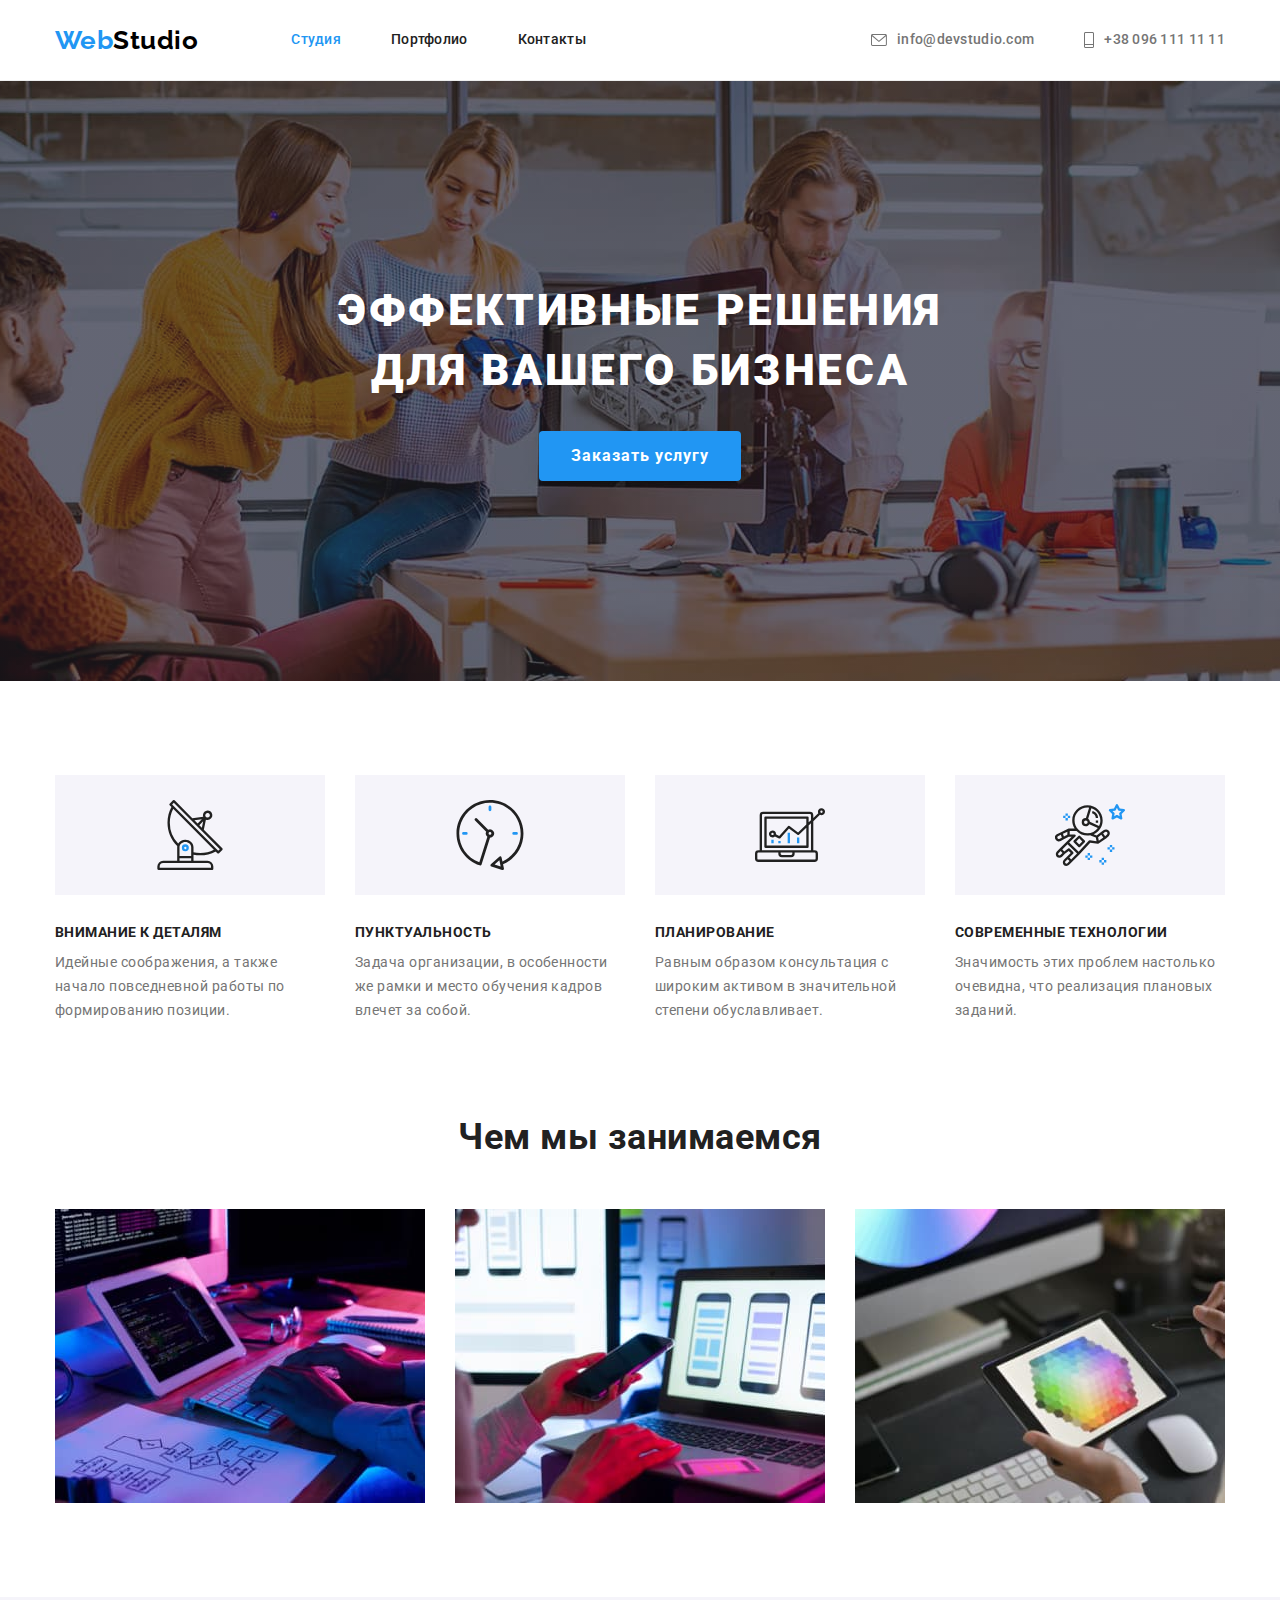
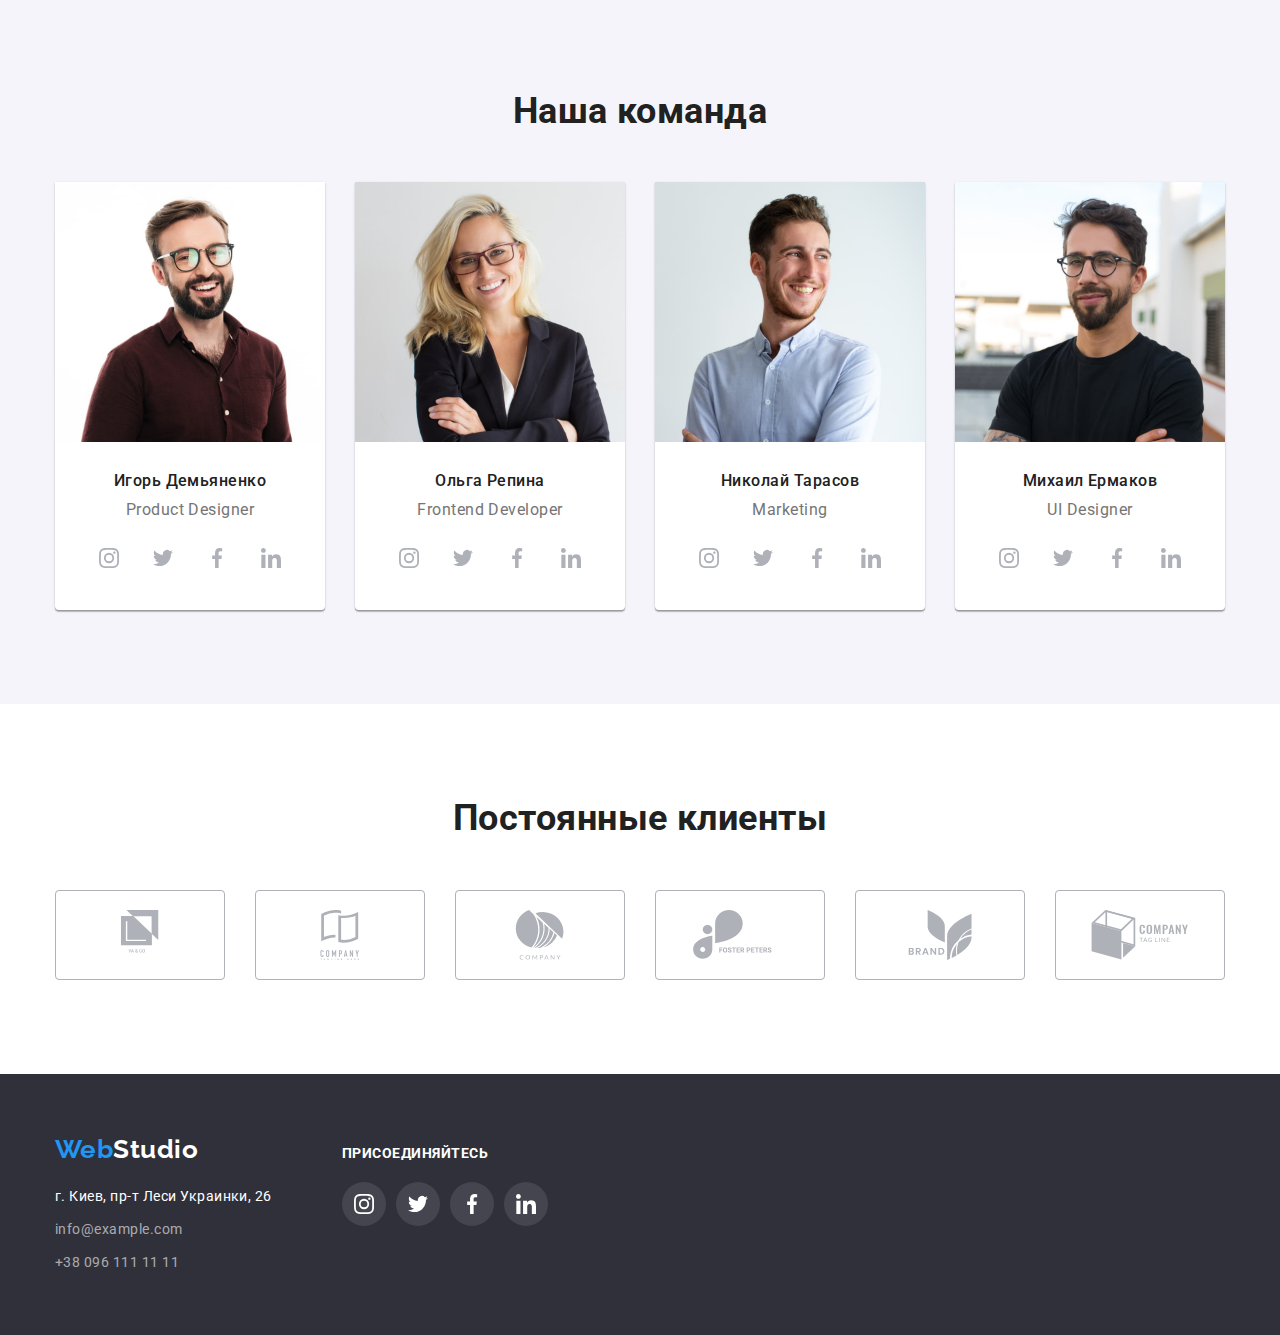
<file: index.html>
<!DOCTYPE html>
<html lang="ru">
  <head>
    <meta charset="UTF-8" />
    <meta name="viewport" content="width=device-width, initial-scale=1.0" />
    <title lang="en">Web Studio (Version 2.0)</title>
    <link rel="preconnect" href="https://fonts.gstatic.com" />
    <link
      href="https://fonts.googleapis.com/css2?family=Raleway:wght@700&family=Roboto:wght@400;500;700;900&display=swap"
      rel="stylesheet"
    />
    <link
      rel="stylesheet"
      href="https://cdnjs.cloudflare.com/ajax/libs/modern-normalize/1.0.0/modern-normalize.min.css"
    />
    <link rel="stylesheet" href="css/style.css" />
  </head>
  <body>
    <!-- ========== HEADER ========== -->
    <header class="header">
      <div class="container">
        <nav class="navigation">
          <a class="logo" href="index.html"
            ><span class="logo-segment">Web</span>Studio</a
          >
          <ul class="navigation-list">
            <li class="navigation-list-item">
              <a class="navigation-link current" href="index.html">Студия</a>
            </li>
            <li class="navigation-list-item">
              <a class="navigation-link" href="portfolio.html">Портфолио</a>
            </li>
            <li class="navigation-list-item">
              <a class="navigation-link" href="">Контакты</a>
            </li>
          </ul>
        </nav>
        <address class="header-address">
          <a class="header-address-link" href="mailto:info@devstudio.com">
            <svg class="address-icon" width="16" height="12">
              <use href="./icons/webstudio-sprite.svg#envelope"></use>
            </svg>
            info@devstudio.com</a
          >
          <a class="header-address-link" href="tel:+380961111111">
            <svg class="address-icon" width="10" height="16">
              <use href="./icons/webstudio-sprite.svg#phone"></use>
            </svg>
            +38 096 111 11 11
          </a>
        </address>
      </div>
    </header>

    <main>
      <!-- ========== HERO ========== -->

      <section class="hero">
        <h1 class="hero-title">Эффективные решения для вашего бизнеса</h1>
        <button class="hero-button" type="button">Заказать услугу</button>
      </section>

      <!-- ========== FEAUTURES ========== -->

      <section class="section features">
        <div class="container">
          <h2 class="visually-hidden">Особенности</h2>
          <ul class="features-list">
            <li class="features-list-item">
              <div class="features-icon-container">
                <svg class="features-icon" width="70" height="70">
                  <use
                    href="./icons/webstudio-sprite.svg#antenna"
                    width="70"
                    height="70"
                  ></use>
                </svg>
              </div>
              <h3 class="features-list-title">Внимание к деталям</h3>
              <p class="features-list-text">
                Идейные соображения, а также начало повседневной работы по
                формированию позиции.
              </p>
            </li>
            <li class="features-list-item">
              <div class="features-icon-container">
                <svg class="features-icon" width="70" height="70">
                  <use
                    href="./icons/webstudio-sprite.svg#clock"
                    width="70"
                    height="70"
                  ></use>
                </svg>
              </div>
              <h3 class="features-list-title">Пунктуальность</h3>
              <p class="features-list-text">
                Задача организации, в особенности же рамки и место обучения
                кадров влечет за собой.
              </p>
            </li>
            <li class="features-list-item">
              <div class="features-icon-container">
                <svg class="features-icon" width="70" height="70">
                  <use
                    href="./icons/webstudio-sprite.svg#diagram"
                    width="70"
                    height="70"
                  ></use>
                </svg>
              </div>
              <h3 class="features-list-title">Планирование</h3>
              <p class="features-list-text">
                Равным образом консультация с широким активом в значительной
                степени обуславливает.
              </p>
            </li>
            <li class="features-list-item">
              <div class="features-icon-container">
                <svg class="features-icon" width="70" height="70">
                  <use href="./icons/webstudio-sprite.svg#astronaut"></use>
                </svg>
              </div>
              <h3 class="features-list-title">Современные технологии</h3>
              <p class="features-list-text">
                Значимость этих проблем настолько очевидна, что реализация
                плановых заданий.
              </p>
            </li>
          </ul>
        </div>
      </section>

      <!-- ========== SERVICES ========== -->

      <section class="section services">
        <div class="container">
          <h3 class="services-title">Чем мы занимаемся</h3>
          <ul class="services-list">
            <li class="services-list-item">
              <img
                class="services-img"
                src="./images/img.jpg"
                width="370"
                height="294"
                alt="Человек печатает на клавиатуре"
              />
            </li>
            <li class="services-list-item">
              <img
                class="services-img"
                src="./images/img2.jpg"
                width="370"
                height="294"
                alt="Человек смотрит в телефон, сидя за ноутбуком"
              />
            </li>
            <li class="services-list-item">
              <img
                class="services-img"
                src="./images/img3.jpg"
                width="370"
                height="294"
                alt="Человек рисует на планшете"
              />
            </li>
          </ul>
        </div>
      </section>

      <!-- ========== TEAM ========== -->

      <section class="section team">
        <div class="container">
          <h2 class="team-title">Наша команда</h2>
          <ul class="team-list">
            <li class="team-list-item">
              <img
                class="team-img"
                src="images/man.jpg"
                alt="Игорь Демьяненко"
                width="270"
                height="260"
              />
              <div class="team-card-content">
                <h3 class="team-name-title">Игорь Демьяненко</h3>
                <p class="team-profession" lang="en">Product Designer</p>
                <ul class="team-social-networks">
                  <li>
                    <a href="#" class="team-social-link">
                      <svg class="team-icon" width="20" height="20">
                        <use
                          href="./icons/webstudio-sprite.svg#instagram"
                        ></use>
                      </svg>
                    </a>
                  </li>
                  <li>
                    <a href="#" class="team-social-link">
                      <svg class="team-icon" width="20" height="20">
                        <use href="./icons/webstudio-sprite.svg#twitter"></use>
                      </svg>
                    </a>
                  </li>
                  <li>
                    <a href="#" class="team-social-link">
                      <svg class="team-icon" width="20" height="20">
                        <use href="./icons/webstudio-sprite.svg#facebook"></use>
                      </svg>
                    </a>
                  </li>
                  <li>
                    <a href="#" class="team-social-link">
                      <svg class="team-icon" width="20" height="20">
                        <use href="./icons/webstudio-sprite.svg#linkedin"></use>
                      </svg>
                    </a>
                  </li>
                </ul>
              </div>
            </li>
            <li class="team-list-item">
              <img
                class="team-img"
                src="images/man1.jpg"
                alt="Ольга Репина"
                width="270"
                height="260"
              />
              <div class="team-card-content">
                <h3 class="team-name-title">Ольга Репина</h3>
                <p class="team-profession" lang="en">Frontend Developer</p>
                <ul class="team-social-networks">
                  <li>
                    <a href="#" class="team-social-link">
                      <svg class="team-icon" width="20" height="20">
                        <use
                          href="./icons/webstudio-sprite.svg#instagram"
                        ></use>
                      </svg>
                    </a>
                  </li>
                  <li>
                    <a href="#" class="team-social-link">
                      <svg class="team-icon" width="20" height="20">
                        <use href="./icons/webstudio-sprite.svg#twitter"></use>
                      </svg>
                    </a>
                  </li>
                  <li>
                    <a href="#" class="team-social-link">
                      <svg class="team-icon" width="20" height="20">
                        <use href="./icons/webstudio-sprite.svg#facebook"></use>
                      </svg>
                    </a>
                  </li>
                  <li>
                    <a href="#" class="team-social-link">
                      <svg class="team-icon" width="20" height="20">
                        <use href="./icons/webstudio-sprite.svg#linkedin"></use>
                      </svg>
                    </a>
                  </li>
                </ul>
              </div>
            </li>
            <li class="team-list-item">
              <img
                class="team-img"
                src="images/man2.jpg"
                alt="Николай Тарасов"
                width="270"
                height="260"
              />
              <div class="team-card-content">
                <h3 class="team-name-title">Николай Тарасов</h3>
                <p class="team-profession" lang="en">Marketing</p>
                <ul class="team-social-networks">
                  <li>
                    <a href="#" class="team-social-link">
                      <svg class="team-icon" width="20" height="20">
                        <use
                          href="./icons/webstudio-sprite.svg#instagram"
                        ></use>
                      </svg>
                    </a>
                  </li>
                  <li>
                    <a href="#" class="team-social-link">
                      <svg class="team-icon" width="20" height="20">
                        <use href="./icons/webstudio-sprite.svg#twitter"></use>
                      </svg>
                    </a>
                  </li>
                  <li>
                    <a href="#" class="team-social-link">
                      <svg class="team-icon" width="20" height="20">
                        <use href="./icons/webstudio-sprite.svg#facebook"></use>
                      </svg>
                    </a>
                  </li>
                  <li>
                    <a href="#" class="team-social-link">
                      <svg class="team-icon" width="20" height="20">
                        <use href="./icons/webstudio-sprite.svg#linkedin"></use>
                      </svg>
                    </a>
                  </li>
                </ul>
              </div>
            </li>
            <li class="team-list-item">
              <img
                class="team-img"
                src="images/man3.jpg"
                alt="Михаил Ермаков"
                width="270"
                height="260"
              />
              <div class="team-card-content">
                <h3 class="team-name-title">Михаил Ермаков</h3>
                <p class="team-profession" lang="en">UI Designer</p>
                <ul class="team-social-networks">
                  <li>
                    <a href="#" class="team-social-link">
                      <svg class="team-icon" width="20" height="20">
                        <use
                          href="./icons/webstudio-sprite.svg#instagram"
                        ></use>
                      </svg>
                    </a>
                  </li>
                  <li>
                    <a href="#" class="team-social-link">
                      <svg class="team-icon" width="20" height="20">
                        <use href="./icons/webstudio-sprite.svg#twitter"></use>
                      </svg>
                    </a>
                  </li>
                  <li>
                    <a href="#" class="team-social-link">
                      <svg class="team-icon" width="20" height="20">
                        <use href="./icons/webstudio-sprite.svg#facebook"></use>
                      </svg>
                    </a>
                  </li>
                  <li>
                    <a href="#" class="team-social-link">
                      <svg class="team-icon" width="20" height="20">
                        <use href="./icons/webstudio-sprite.svg#linkedin"></use>
                      </svg>
                    </a>
                  </li>
                </ul>
              </div>
            </li>
          </ul>
        </div>
      </section>

      <!-- ========== CLIENTS ========== -->

      <section class="section clients">
        <div class="container">
          <h2 class="clients-title">Постоянные клиенты</h2>
          <ul class="clients-list">
            <li class="clients-list-item">
              <a href="#" class="clients-link">
                <svg class="clients-icon">
                  <use href="./icons/webstudio-sprite.svg#clients-1"></use>
                </svg>
              </a>
            </li>
            <li class="clients-list-item">
              <a href="#" class="clients-link">
                <svg class="clients-icon">
                  <use href="./icons/webstudio-sprite.svg#clients-2"></use>
                </svg>
              </a>
            </li>
            <li class="clients-list-item">
              <a href="#" class="clients-link">
                <svg class="clients-icon">
                  <use href="./icons/webstudio-sprite.svg#clients-3"></use>
                </svg>
              </a>
            </li>
            <li class="clients-list-item">
              <a href="#" class="clients-link">
                <svg class="clients-icon">
                  <use href="./icons/webstudio-sprite.svg#clients-4"></use>
                </svg>
              </a>
            </li>
            <li class="clients-list-item">
              <a href="#" class="clients-link">
                <svg class="clients-icon">
                  <use href="./icons/webstudio-sprite.svg#clients-5"></use>
                </svg>
              </a>
            </li>
            <li class="clients-list-item">
              <a href="#" class="clients-link">
                <svg class="clients-icon">
                  <use href="./icons/webstudio-sprite.svg#clients-6"></use>
                </svg>
              </a>
            </li>
          </ul>
        </div>
      </section>

      <!-- ========== END CLIENTS ========== -->
    </main>

    <!-- ========== FOOTER ========== -->

    <footer class="footer">
      <div class="container">
        <div class="footer-address-container">
          <a class="logo" href="index.html"
            ><span class="logo-segment">Web</span>Studio</a
          >
          <address class="footer-address">
            <ul class="footer-address-list">
              <li class="footer-address-item">
                <p class="footer-address-map">
                  г. Киев, пр-т Леси Украинки, 26
                </p>
              </li>
              <li class="footer-address-item">
                <a class="footer-address-link" href="mailto:info@example.com"
                  >info@example.com</a
                >
              </li>
              <li class="footer-address-item">
                <a class="footer-address-link" href="tel:+380961111111"
                  >+38 096 111 11 11</a
                >
              </li>
            </ul>
          </address>
        </div>
        <div class="footer-social-container">
          <b class="follow-us">присоединяйтесь</b>
          <ul class="footer-social-list">
            <li class="footer-social-item">
              <a href="#" class="footer-social-link link">
                <svg class="footer-social-icon" width="20" height="20">
                  <use href="./icons/webstudio-sprite.svg#instagram"></use>
                </svg>
              </a>
            </li>
            <li class="footer-social-item">
              <a href="#" class="footer-social-link link">
                <svg class="footer-social-icon" width="20" height="20">
                  <use href="./icons/webstudio-sprite.svg#twitter"></use>
                </svg>
              </a>
            </li>
            <li class="footer-social-item">
              <a href="#" class="footer-social-link link">
                <svg class="footer-social-icon" width="20" height="20">
                  <use href="./icons/webstudio-sprite.svg#facebook"></use>
                </svg>
              </a>
            </li>
            <li class="footer-social-item">
              <a href="#" class="footer-social-link link">
                <svg class="footer-social-icon" width="20" height="20">
                  <use href="./icons/webstudio-sprite.svg#linkedin"></use>
                </svg>
              </a>
            </li>
          </ul>
        </div>
      </div>
    </footer>
  </body>
</html>
</file>
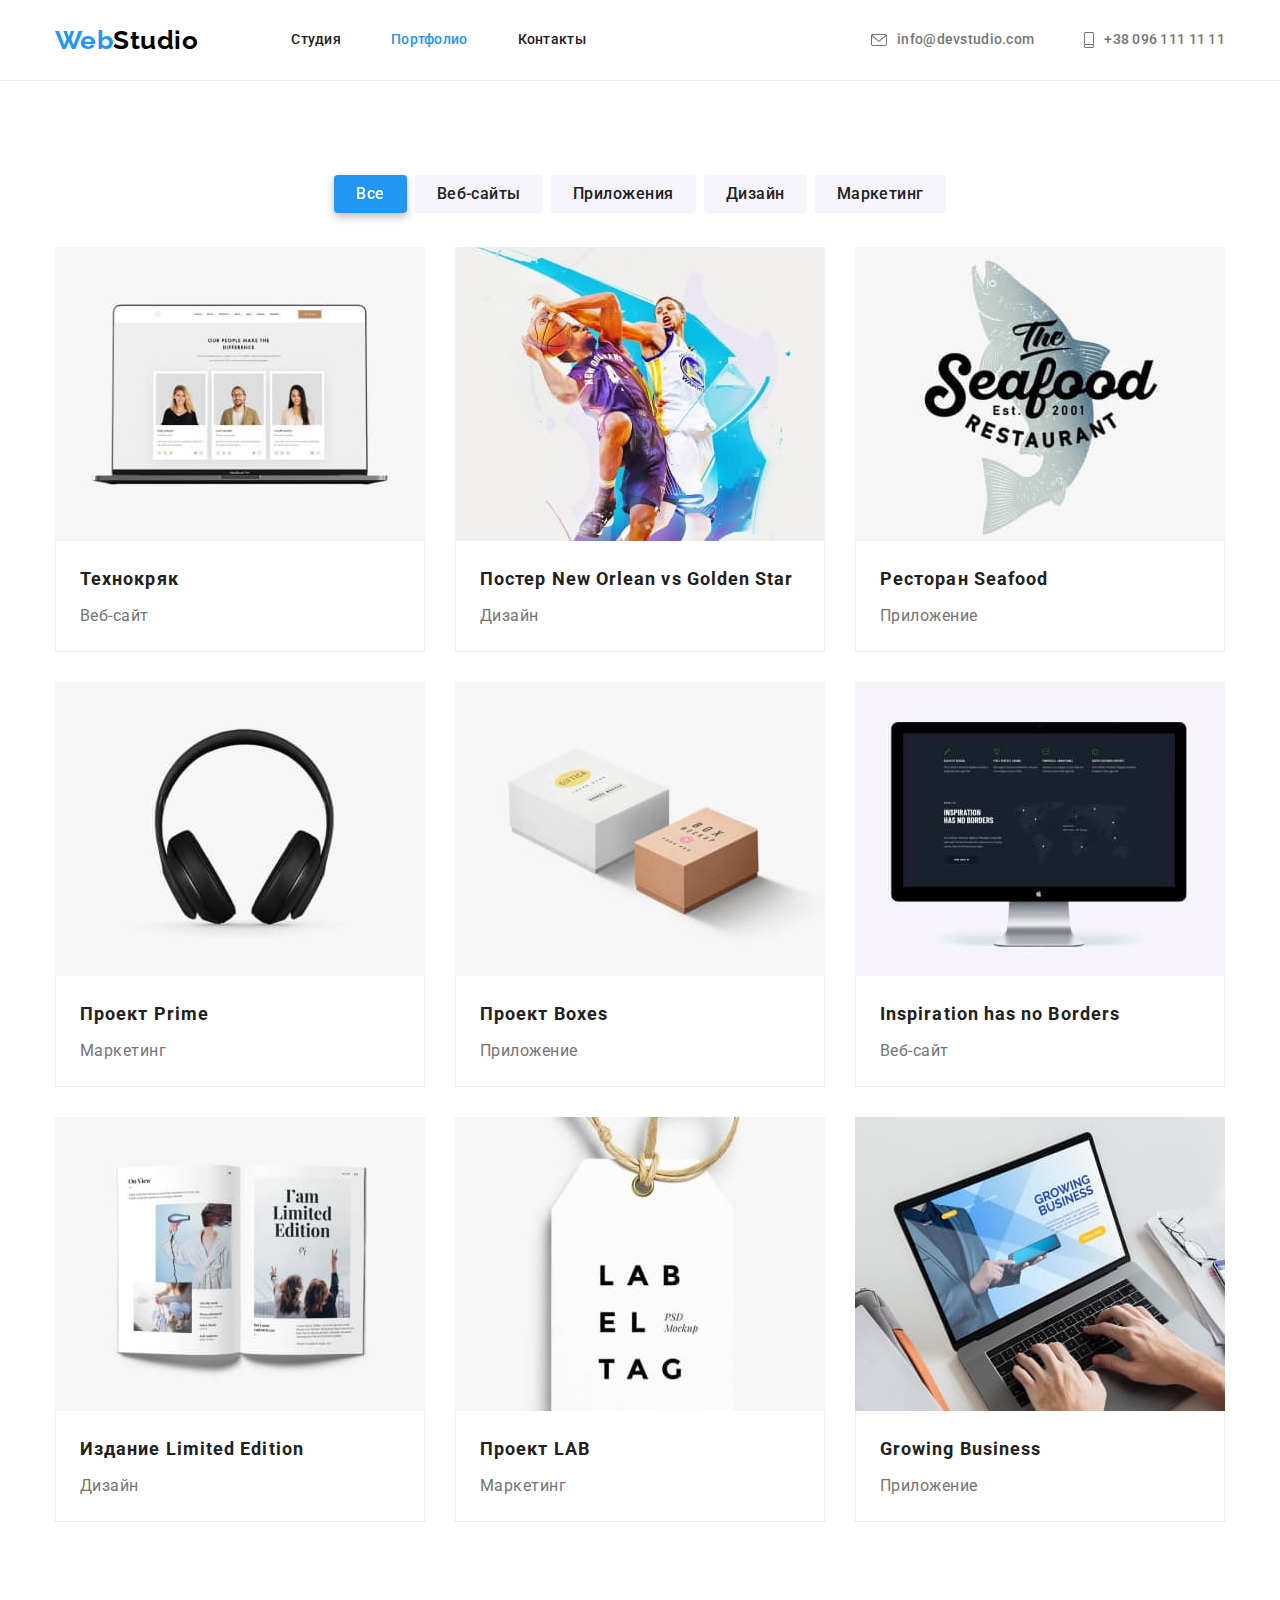
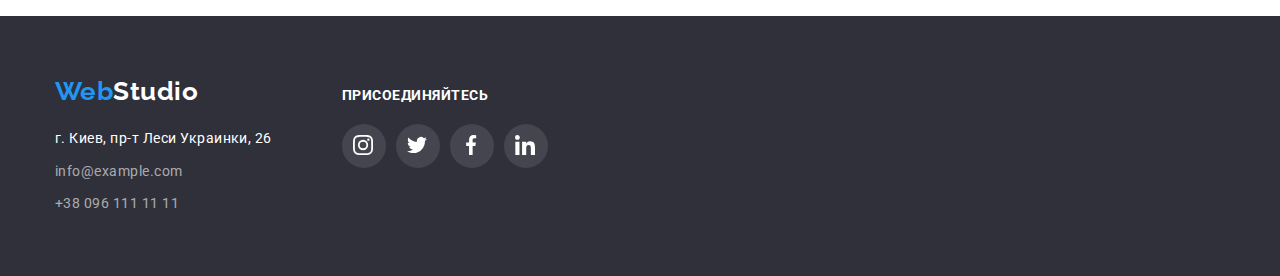
<file: portfolio.html>
<!DOCTYPE html>
<html lang="ru">
  <head>
    <meta charset="UTF-8" />
    <meta name="viewport" content="width=device-width, initial-scale=1.0" />
    <title lang="en">Web Studio (Version 2.0)</title>
    <link rel="preconnect" href="https://fonts.gstatic.com" />
    <link
      href="https://fonts.googleapis.com/css2?family=Raleway:wght@700&family=Roboto:wght@400;500;700;900&display=swap"
      rel="stylesheet"
    />
    <link
      rel="stylesheet"
      href="https://cdnjs.cloudflare.com/ajax/libs/modern-normalize/1.0.0/modern-normalize.min.css"
    />
    <link rel="stylesheet" href="css/style.css" />
  </head>

  <body>
    <!-- ========== HEADER ========== -->

    <header class="header">
      <div class="container">
        <nav class="navigation">
          <a class="logo" href="index.html"
            ><span class="logo-segment">Web</span>Studio</a
          >
          <ul class="navigation-list">
            <li class="navigation-list-item">
              <a class="navigation-link" href="index.html">Студия</a>
            </li>
            <li class="navigation-list-item">
              <a class="navigation-link current" href="portfolio.html"
                >Портфолио</a
              >
            </li>
            <li class="navigation-list-item">
              <a class="navigation-link" href="">Контакты</a>
            </li>
          </ul>
        </nav>
        <address class="header-address">
          <a class="header-address-link" href="mailto:info@devstudio.com">
            <svg class="address-icon" width="16" height="12">
              <use href="./icons/webstudio-sprite.svg#envelope"></use>
            </svg>
            info@devstudio.com</a
          >
          <a class="header-address-link" href="tel:+380961111111">
            <svg class="address-icon" width="10" height="16">
              <use href="./icons/webstudio-sprite.svg#phone"></use>
            </svg>
            +38 096 111 11 11
          </a>
        </address>
      </div>
    </header>

    <main>
      <!-- ========== PORTFOLIO ========== -->

      <section class="portfolio">
        <h1 class="visually-hidden">Портфолио</h1>

        <!-- ========== NAVIGATION ========== -->

        <div class="container">
          <ul class="portfolio-nav-list">
            <li class="portfolio-nav-item">
              <button class="portfolio-nav-button current" type="button">
                Все
              </button>
            </li>
            <li class="portfolio-nav-item">
              <button class="portfolio-nav-button" type="button">
                Веб-сайты
              </button>
            </li>
            <li class="portfolio-nav-item">
              <button class="portfolio-nav-button" type="button">
                Приложения
              </button>
            </li>
            <li class="portfolio-nav-item">
              <button class="portfolio-nav-button" type="button">Дизайн</button>
            </li>
            <li class="portfolio-nav-item">
              <button class="portfolio-nav-button" type="button">
                Маркетинг
              </button>
            </li>
          </ul>

          <!-- ========== PORTFOLIO CARDS ========== -->

          <ul class="portfolio-cards">
            <li class="portfolio-card-item">
              <a class="portfolio-card-link" href="#">
                <img
                  class="portfolio-card-img"
                  src="images/portfolio/img.jpg"
                  alt=""
                  width="370"
                  height="294"
                />
                <div class="card-title-container">
                  <h2 class="portfolio-card-title">Технокряк</h2>
                  <p class="portfolio-card-text">Веб-сайт</p>
                </div>
              </a>
            </li>
            <li class="portfolio-card-item">
              <a class="portfolio-card-link" href="#">
                <img
                  class="portfolio-card-img"
                  src="images/portfolio/img-1.jpg"
                  alt=""
                  width="370"
                  height="294"
                />
                <div class="card-title-container">
                  <h2 class="portfolio-card-title" lang="en">
                    Постер <span lang="en">New Orlean vs Golden Star</span>
                  </h2>
                  <p class="portfolio-card-text">Дизайн</p>
                </div>
              </a>
            </li>
            <li class="portfolio-card-item">
              <a class="portfolio-card-link" href="#">
                <img
                  class="portfolio-card-img"
                  src="images/portfolio/img-2.jpg"
                  alt=""
                  width="370"
                  height="294"
                />
                <div class="card-title-container">
                  <h2 class="portfolio-card-title">
                    Ресторан <span lang="en">Seafood</span>
                  </h2>
                  <p class="portfolio-card-text">Приложение</p>
                </div>
              </a>
            </li>
            <li class="portfolio-card-item">
              <a class="portfolio-card-link" href="#">
                <img
                  class="portfolio-card-img"
                  src="images/portfolio/img-3.jpg"
                  alt=""
                  width="370"
                  height="294"
                />
                <div class="card-title-container">
                  <h2 class="portfolio-card-title">
                    Проект <span lang="en">Prime</span>
                  </h2>
                  <p class="portfolio-card-text">Маркетинг</p>
                </div>
              </a>
            </li>
            <li class="portfolio-card-item">
              <a class="portfolio-card-link" href="#">
                <img
                  class="portfolio-card-img"
                  src="images/portfolio/img-4.jpg"
                  alt=""
                  width="370"
                  height="294"
                />
                <div class="card-title-container">
                  <h2 class="portfolio-card-title">
                    Проект <span lang="en">Boxes</span>
                  </h2>
                  <p class="portfolio-card-text">Приложение</p>
                </div>
              </a>
            </li>
            <li class="portfolio-card-item">
              <a class="portfolio-card-link" href="#">
                <img
                  class="portfolio-card-img"
                  src="images/portfolio/img-5.jpg"
                  alt=""
                  width="370"
                  height="294"
                />
                <div class="card-title-container">
                  <h2 class="portfolio-card-title" lang="en">
                    Inspiration has no Borders
                  </h2>
                  <p class="portfolio-card-text">Веб-сайт</p>
                </div>
              </a>
            </li>
            <li class="portfolio-card-item">
              <a class="portfolio-card-link" href="#">
                <img
                  class="portfolio-card-img"
                  src="images/portfolio/img-6.jpg"
                  alt=""
                  width="370"
                  height="294"
                />
                <div class="card-title-container">
                  <h2 class="portfolio-card-title">
                    Издание <span lang="en">Limited Edition</span>
                  </h2>
                  <p class="portfolio-card-text">Дизайн</p>
                </div>
              </a>
            </li>
            <li class="portfolio-card-item">
              <a class="portfolio-card-link" href="#">
                <img
                  class="portfolio-card-img"
                  src="images/portfolio/img-7.jpg"
                  alt=""
                  width="370"
                  height="294"
                />
                <div class="card-title-container">
                  <h2 class="portfolio-card-title">
                    Проект <span lang="en">LAB</span>
                  </h2>
                  <p class="portfolio-card-text">Маркетинг</p>
                </div>
              </a>
            </li>
            <li class="portfolio-card-item">
              <a class="portfolio-card-link" href="#">
                <img
                  class="portfolio-card-img"
                  src="images/portfolio/img-8.jpg"
                  alt=""
                  width="370"
                  height="294"
                />
                <div class="card-title-container">
                  <h2 class="portfolio-card-title" lang="en">
                    Growing Business
                  </h2>
                  <p class="portfolio-card-text">Приложение</p>
                </div>
              </a>
            </li>
          </ul>
        </div>
      </section>
    </main>

    <!-- ========== FOOTER ========== -->

    <footer class="footer">
      <div class="container">
        <div class="footer-address-container">
          <a class="logo" href="index.html"
            ><span class="logo-segment">Web</span>Studio</a
          >
          <address class="footer-address">
            <ul class="footer-address-list">
              <li class="footer-address-item">
                <p class="footer-address-map">
                  г. Киев, пр-т Леси Украинки, 26
                </p>
              </li>
              <li class="footer-address-item">
                <a class="footer-address-link" href="mailto:info@example.com"
                  >info@example.com</a
                >
              </li>
              <li class="footer-address-item">
                <a class="footer-address-link" href="tel:+380961111111"
                  >+38 096 111 11 11</a
                >
              </li>
            </ul>
          </address>
        </div>
        <div class="footer-social-container">
          <b class="follow-us">присоединяйтесь</b>
          <ul class="footer-social-list">
            <li class="footer-social-item">
              <a href="#" class="footer-social-link link">
                <svg class="footer-social-icon" width="22" height="22">
                  <use
                    href="./icons/webstudio-sprite.svg#instagram"
                    width="20"
                    height="20"
                  ></use>
                </svg>
              </a>
            </li>
            <li class="footer-social-item">
              <a href="#" class="footer-social-link link">
                <svg class="footer-social-icon" width="22" height="22">
                  <use
                    href="./icons/webstudio-sprite.svg#twitter"
                    width="20"
                    height="20"
                  ></use>
                </svg>
              </a>
            </li>
            <li class="footer-social-item">
              <a href="#" class="footer-social-link link">
                <svg class="footer-social-icon" width="22" height="22">
                  <use
                    href="./icons/webstudio-sprite.svg#facebook"
                    width="20"
                    height="20"
                  ></use>
                </svg>
              </a>
            </li>
            <li class="footer-social-item">
              <a href="#" class="footer-social-link link">
                <svg class="footer-social-icon" width="22" height="22">
                  <use
                    href="./icons/webstudio-sprite.svg#linkedin"
                    width="20"
                    height="20"
                  ></use>
                </svg>
              </a>
            </li>
          </ul>
        </div>
      </div>
    </footer>
  </body>
</html>
</file>
<file: css/style.css>
/* * {
  outline: 1px solid red;
} */
:root {
  --title-text-color: #212121;
  --primary-text-color: #757575;
  --white-text-color: #ffffff;
  --accent-color: #2196f3;
  --hero-background-color: #2f303a;
  --footer-background-color: #2f303a;
  --primary-background-color: #ffffff;
  --secondary-background-color: #f5f4fa;
  --border-color: #eeeeee;
  --icon-color: #afb1b8;
}
/* ========== UTILITIES========== */
.visually-hidden {
  position: absolute;
  width: 1px;
  height: 1px;
  margin: -1px;
  border: 0;
  padding: 0;
  white-space: nowrap;
  clip-path: inset(100%);
  clip: rect(0 0 0 0);
  overflow: hidden;
}
.container {
  width: 1200px;
  margin: 0 auto;
  padding: 0 15px;
}
.section {
  padding-top: 94px;
  padding-bottom: 94px;
}
/* ========== END UTILITIES ========== */

/* ========== BODY ========== */
body {
  font-family: 'Roboto', sans-serif;
  font-weight: 400;
  letter-spacing: 0.03em;
  background-color: var(--primary-background-color);
}
a {
  text-decoration: none;
}
ul {
  padding: 0;
  margin: 0;

  list-style: none;
}
h1,
h2,
h3,
h4,
h5,
h6,
p {
  margin: 0;
}
img {
  display: block;
  min-width: 100%;
  height: auto;
}
/* ========== END BODY ========== */

/* ========== HEADER ========== */
.header {
  background-color: var(--primary-background-color);
  border-bottom: 1px solid var(--border-color);
}
.header .container {
  display: flex;
  align-items: center;
}
.navigation {
  display: flex;
  align-items: center;
}
.logo {
  font-family: 'Raleway', sans-serif;
  font-weight: 700;
  font-size: 26px;
  line-height: 1.19;
}
.header .logo {
  margin-right: 93px;
  color: #000;
}
.logo-segment,
.navigation-link.current {
  color: var(--accent-color);
}
.navigation-list {
  display: flex;
}
.navigation-list-item + .navigation-list-item,
.header-address-link + .header-address-link {
  margin-left: 50px;
}
.navigation-link,
.header-address-link {
  display: inline-block;
  padding-top: 32px;
  padding-bottom: 32px;
}
.navigation-link,
.header-address {
  margin-left: auto;

  font-weight: 500;
  font-size: 14px;
  line-height: 1.14;
  letter-spacing: 0.02em;
  color: var(--title-text-color);
}
.header-address {
  display: flex;
}
.address-icon {
  margin-right: 10px;
  fill: currentColor;
}
.header-address-link {
  display: flex;
  align-items: center;
  font-style: normal;
  color: var(--primary-text-color);
}
.navigation-link:hover,
.navigation-link:focus,
.header-address-link:hover,
.header-address-link:focus {
  color: var(--accent-color);
  outline: none;
}
/* ========== END HEADER ========== */

/* ========== HERO ========== */
.hero {
  /* max-width: 1600px; */
  min-height: 600px;
  margin: 0 auto;
  padding-top: 200px;
  padding-bottom: 200px;

  text-align: center;
  background-color: var(--hero-background-color);

  background-image: linear-gradient(
      rgba(47, 48, 58, 0.4),
      rgba(47, 48, 58, 0.4)
    ),
    url(../images/hero-bg.jpg);
  background-position: center;
  background-repeat: no-repeat;
}
.hero-title {
  width: 696px;
  margin-top: 0;
  margin-right: auto;
  margin-bottom: 30px;
  margin-left: auto;

  font-weight: 900;
  font-size: 44px;
  line-height: 1.36;
  letter-spacing: 0.06em;
  text-transform: uppercase;
  color: var(--white-text-color);
}
.hero-button {
  min-width: 200px;
  min-height: 50px;
  padding: 10px 32px;
  border: none;
  border-radius: 4px;
  outline: none;

  font-weight: 700;
  font-size: 16px;
  line-height: 1.87;
  letter-spacing: 0.06em;
  background-color: var(--accent-color);
  color: var(--white-text-color);
  cursor: pointer;

  box-shadow: 0px 4px 4px rgba(0, 0, 0, 0.15);
}
/* ========== END HERO ========== */

/* ========== FEATURES ========== */
.features {
  padding-bottom: 0;
}
.features-list {
  display: flex;
}
.features-list-item {
  width: 270px;
}
.features-list-item + .features-list-item {
  margin-left: 30px;
}
.features-icon-container {
  display: flex;
  justify-content: center;
  align-items: center;
  width: 270px;
  height: 120px;
  margin-bottom: 30px;

  background-color: var(--secondary-background-color);
}
.features-list-title {
  margin-top: 0;
  margin-bottom: 10px;
  color: var(--title-text-color);
}
.features-list-title,
.follow-us {
  font-weight: 700;
  font-size: 14px;
  line-height: 1.14;
  text-transform: uppercase;
}
.features-list-text {
  margin: 0;

  font-size: 14px;
  line-height: 1.71;
  color: var(--primary-text-color);
}
/* ========== END FEATURES ========== */

/* ========== SERVICES ========== */
.services-title,
.team-title,
.clients-title {
  margin-top: 0;
  margin-bottom: 50px;

  font-weight: 700;
  font-size: 36px;
  line-height: 1.16;
  text-align: center;
  color: var(--title-text-color);
}
.services-list {
  display: flex;
  justify-content: space-between;
}
/* ========== END SERVICES ========== */

/* ========== TEAM ========== */
.team {
  background-color: var(--secondary-background-color);
}
.team-list {
  display: flex;
  justify-content: space-between;
}
.team-list-item {
  border-bottom-left-radius: 4px;
  border-bottom-right-radius: 4px;
  box-shadow: 0px 1px 3px rgba(0, 0, 0, 0.12), 0px 1px 1px rgba(0, 0, 0, 0.14),
    0px 2px 1px rgba(0, 0, 0, 0.2);
  background-color: var(--primary-background-color);
}
.team-card-content {
  padding-top: 30px;
  padding-right: 32px;
  padding-bottom: 30px;
  padding-left: 32px;
}
.team-name-title,
.team-profession {
  font-weight: 500;
  font-size: 16px;
  line-height: 1.18;
  text-align: center;
  color: var(--title-text-color);
}
.team-name-title {
  margin-bottom: 10px;
}
.team-profession {
  margin-top: 0;
  margin-bottom: 16px;
  font-weight: 400;
  color: var(--primary-text-color);
}
.team-social-networks {
  display: flex;
  justify-content: space-between;
}
.team-social-link {
  display: inline-flex;
  justify-content: center;
  align-items: center;
  width: 44px;
  height: 44px;
  border-radius: 50%;

  color: var(--icon-color);
}
.team-social-link:hover,
.team-social-link:focus {
  background-color: var(--accent-color);
  color: var(--white-text-color);
}
.team-icon {
  fill: currentColor;
}
/* ========== END TEAM ========== */

/* ========== CLIENTS ========== */
.clients-list {
  display: flex;
  justify-content: space-between;
}
.clients-link {
  display: flex;
  justify-content: center;
  align-items: center;
  width: 170px;
  height: 90px;
  border: 1px solid var(--icon-color);
  border-radius: 4px;

  color: var(--icon-color);
}
.clients-link:hover,
.clients-link:focus {
  color: var(--accent-color);
  border-color: var(--accent-color);
}
.clients-icon {
  width: 45;
  height: 50px;
  fill: currentColor;
}
/* ========== END CLIENTS ========== */

/* ********** PORTFOLIO ********** */

.portfolio .container {
  padding-top: 94px;
  padding-bottom: 94px;
}
.portfolio-nav-list {
  display: flex;
  justify-content: center;
  margin-bottom: 34px;
}
.portfolio-nav-item {
  border: none;
}
.portfolio-nav-item + .portfolio-nav-item {
  margin-left: 8px;
}
.portfolio-nav-button {
  padding-top: 6px;
  padding-right: 22px;
  padding-bottom: 6px;
  padding-left: 22px;
  border: none;
  border-radius: 4px;
  outline: none;

  font-family: 'Roboto', sans-serif;
  font-style: normal;
  font-weight: 500;
  font-size: 16px;
  line-height: 1.62;
  text-align: center;
  letter-spacing: 0.03em;
  color: var(--title-text-color);
  background-color: var(--secondary-background-color);
}
.portfolio-nav-button.current,
.portfolio-nav-button:hover,
.portfolio-nav-button:focus {
  background-color: var(--accent-color);
  color: var(--white-text-color);

  filter: drop-shadow(0px 4px 4px rgba(0, 0, 0, 0.25));
  /* box-shadow: 0px 4px 4px rgba(0, 0, 0, 0.25); */
}
.portfolio-cards {
  display: flex;
  flex-wrap: wrap;
}
.portfolio-card-item {
  width: calc((100% - 2 * 30px) / 3);
  margin-right: 30px;
}
.portfolio-card-item:nth-child(3n) {
  margin-right: 0;
}
.portfolio-card-item:not(:nth-last-child(-n + 3)) {
  margin-bottom: 30px;
}
.portfolio-card-link {
  display: block;
}
.portfolio-card-link:hover,
.portfolio-card-link:focus {
  box-shadow: 0px 1px 1px rgba(0, 0, 0, 0.12), 0px 4px 4px rgba(0, 0, 0, 0.06),
    1px 4px 6px rgba(0, 0, 0, 0.16);
  outline: none;
}
.card-title-container {
  padding-top: 20px;
  padding-right: 24px;
  padding-bottom: 20px;
  padding-left: 24px;
  border-left: 1px solid var(--border-color);
  border-right: 1px solid var(--border-color);
  border-bottom: 1px solid var(--border-color);
}
.portfolio-card-title {
  margin-bottom: 4px;

  font-weight: 700;
  font-size: 18px;
  line-height: 2;
  letter-spacing: 0.06em;
  color: var(--title-text-color);
}
.portfolio-card-text {
  font-size: 16px;
  line-height: 1.87;
  color: var(--primary-text-color);
}
/* ********** END PORTFOLIO ********** */

/* ========== FOOTER ========== */
.footer {
  background-color: var(--footer-background-color);
  padding-top: 60px;
  padding-bottom: 60px;
}
.footer > .container {
  display: flex;
  align-items: baseline;
}
.footer-address-container {
  margin-right: 70px;
}
.footer .logo {
  display: inline-block;
  margin-bottom: 20px;

  color: #fff;
}
.footer-address {
  display: flex;
}
.footer-address-item:not(:last-child) {
  margin-bottom: 9px;
}
.footer-address-map,
.footer-address-link {
  font-style: normal;
  font-size: 14px;
  line-height: 1.71;
  color: var(--primary-background-color);
}
.footer-address-map {
  margin: 0;
}
.footer-address-link {
  color: rgba(255, 255, 255, 0.6);
}
.follow-us {
  display: inline-block;
  margin-bottom: 20px;

  color: var(--white-text-color);
  font-style: normal;
}
.footer-social-list {
  display: flex;
}
.footer-social-item:not(:last-child) {
  margin-right: 10px;
}
.footer-social-link {
  display: flex;
  justify-content: center;
  align-items: center;
  width: 44px;
  height: 44px;
  border-radius: 50%;

  background-color: rgba(255, 255, 255, 0.1);
}
.footer-social-link:hover,
.footer-social-link:focus {
  background-color: var(--accent-color);
  outline: none;
}
.footer-social-icon {
  fill: var(--white-text-color);
}
/* ========== END FOOTER ========== */
</file>
